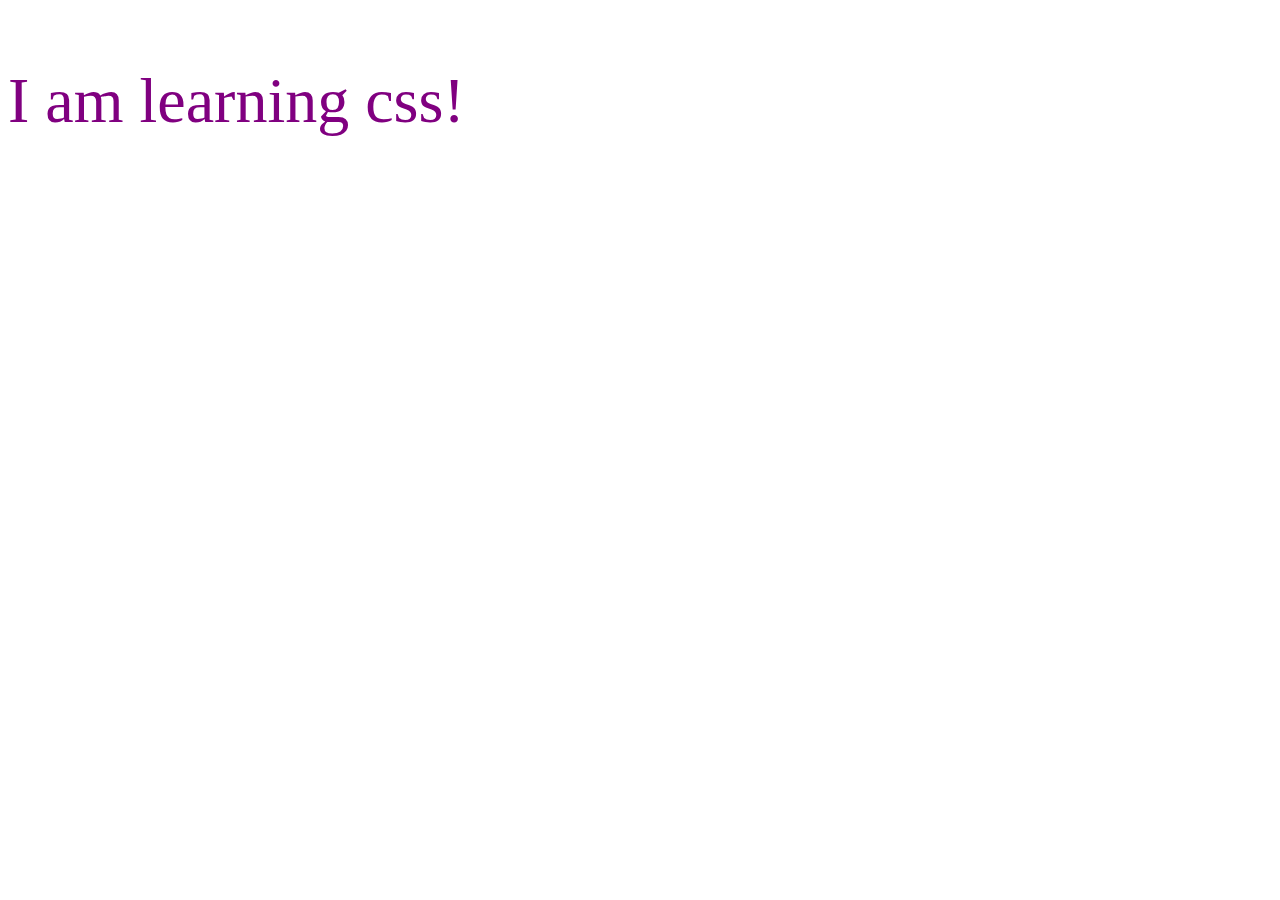
<file: css_lessons/lesson01/index.html>
<!DOCTYPE html>
<html lang="en">
<head>
    <meta charset="UTF-8">
    <meta name="viewport" content="width=<device-width>, initial-scale=1.0">
    <link rel="stylesheet" href="style.css" type="text/css"> 
        <title>Document</title>
    
</head>
<body>
    <p> I am learning css!</p>
</body>
</html>
</file>
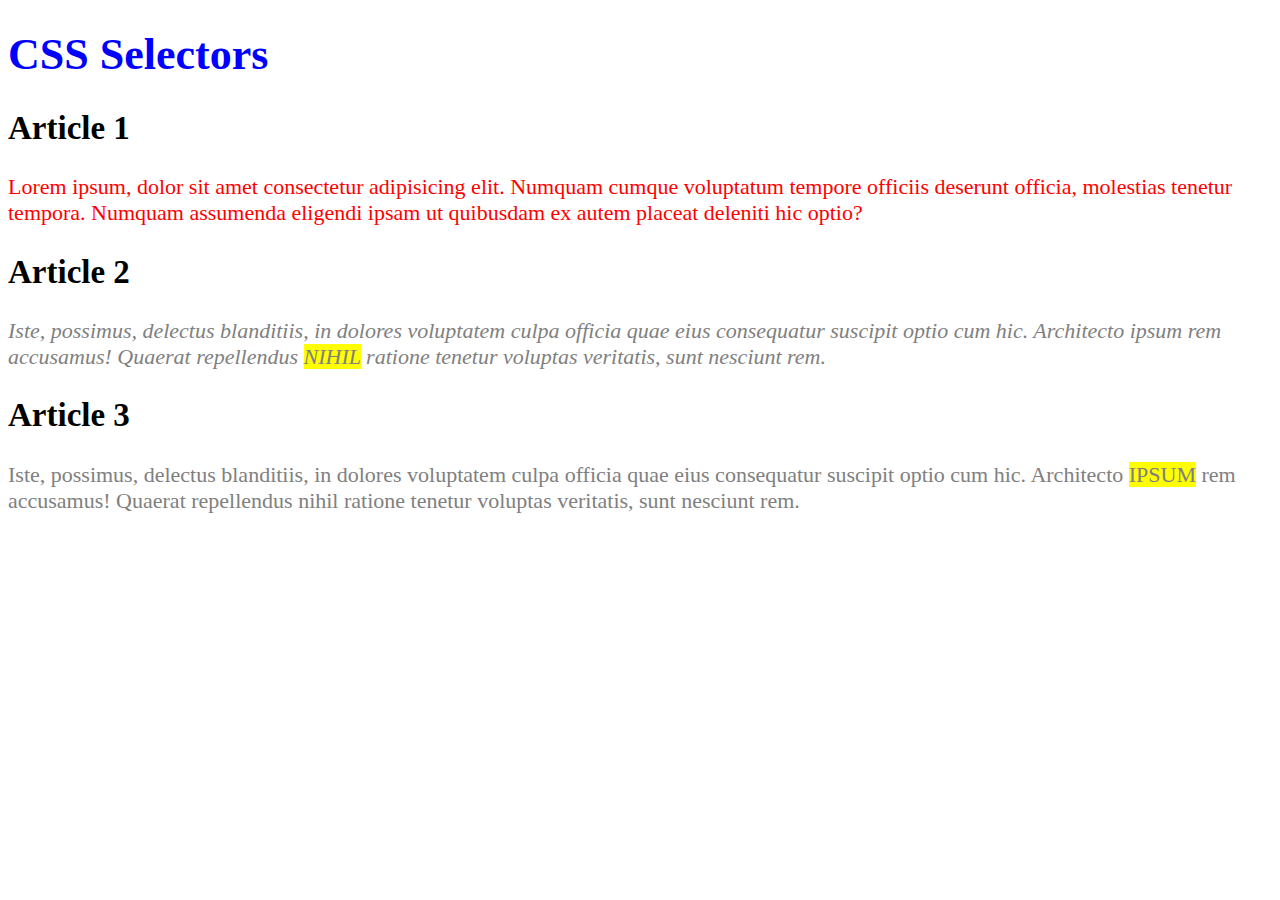
<file: css_lessons/lesson02/index.html>
<!DOCTYPE html>
<html lang="en">

<head>
    <meta charset="UTF-8">
    <meta http-equiv="X-UA-Compatible" content="IE=edge">
    <meta name="viewport" content="width=device-width, initial-scale=1.0">
    <title>CSS Selectors</title>
    <link rel="stylesheet" href="style.css">
</head>

<body>
    <header>
        <h1>CSS Selectors</h1>
    </header>
    <main>
        <article>
            <h2>Article 1</h2>
            <p>Lorem ipsum, dolor sit amet consectetur adipisicing elit. Numquam cumque voluptatum tempore officiis
                deserunt
                officia, molestias tenetur tempora. Numquam assumenda eligendi ipsam ut quibusdam ex autem placeat
                deleniti
                hic optio?</p>
        </article>
        <article>
            <h2>Article 2</h2>
            <p id="second" class="gray">Iste, possimus, delectus blanditiis, in dolores voluptatem culpa officia quae
                eius
                consequatur
                suscipit optio
                cum hic. Architecto ipsum rem accusamus! Quaerat repellendus <span class="highlight">nihil</span>
                ratione tenetur voluptas
                veritatis,
                sunt
                nesciunt rem.</p>
        </article>
        <article>
            <h2>Article 3</h2>
            <p class="gray">Iste, possimus, delectus blanditiis, in dolores voluptatem culpa officia quae eius
                consequatur
                suscipit optio
                cum hic. Architecto <span class="highlight">ipsum</span> rem accusamus! Quaerat repellendus nihil
                ratione tenetur voluptas
                veritatis,
                sunt
                nesciunt rem.</p>
        </article>
    </main>
</body>

</html>
</file>
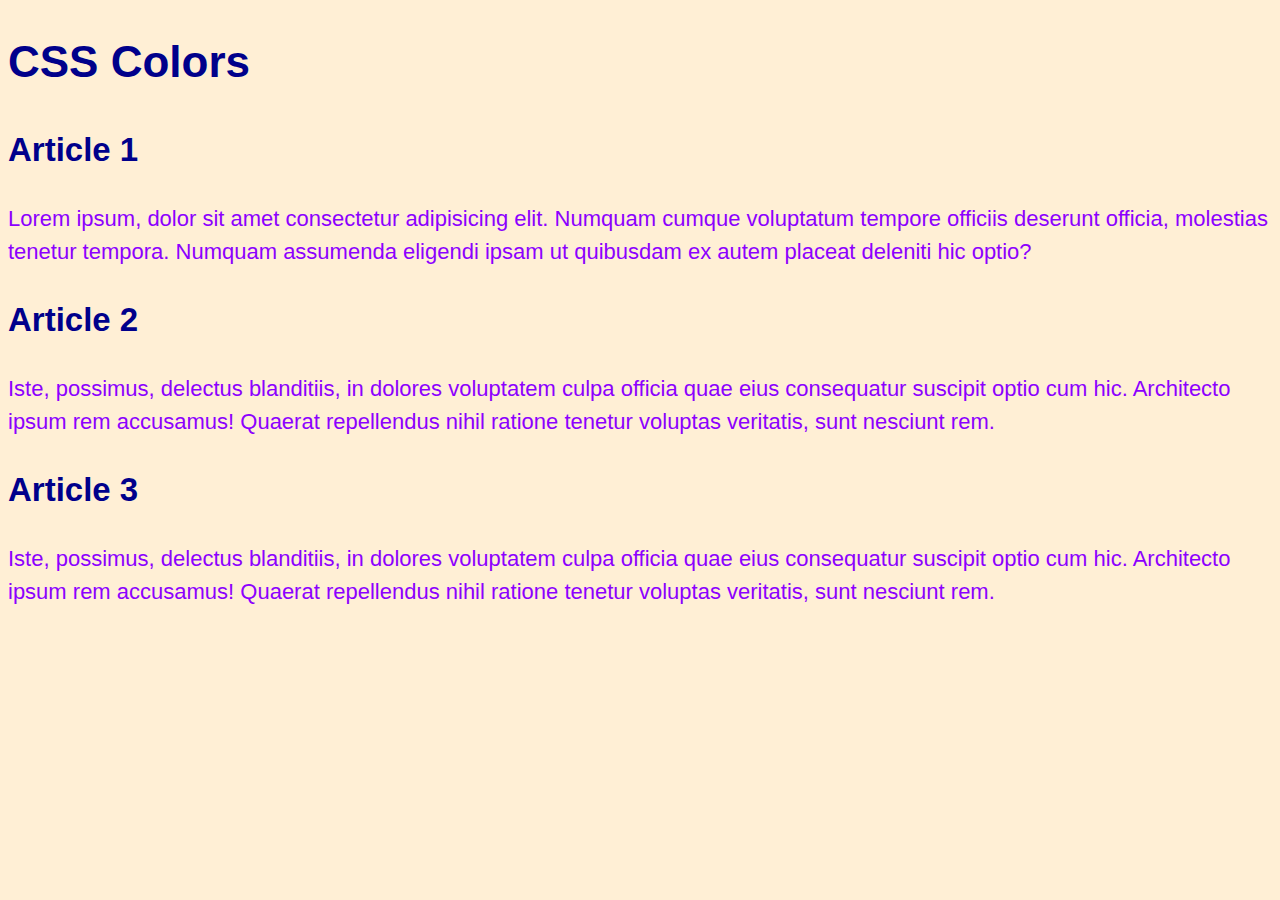
<file: css_lessons/lesson03/index.html>
<!DOCTYPE html>
<html lang="en">

<head>
    <meta charset="UTF-8">
    <meta http-equiv="X-UA-Compatible" content="IE=edge">
    <meta name="viewport" content="width=device-width, initial-scale=1.0">
    <title>Document</title>
    <link rel="stylesheet" href="style.css">
</head>

<body>
    <header>
        <h1>CSS Colors</h1>
    </header>
    <main>
        <article>
            <h2>Article 1</h2>
            <p class="one">Lorem ipsum, dolor sit amet consectetur adipisicing elit. Numquam cumque voluptatum tempore
                officiis
                deserunt
                officia, molestias tenetur tempora. Numquam assumenda eligendi ipsam ut quibusdam ex autem placeat
                deleniti
                hic optio?</p>
        </article>
        <article>
            <h2>Article 2</h2>
            <p class="two">Iste, possimus, delectus blanditiis, in dolores voluptatem culpa officia quae
                eius
                consequatur
                suscipit optio
                cum hic. Architecto ipsum rem accusamus! Quaerat repellendus <span>nihil</span> ratione tenetur voluptas
                veritatis,
                sunt
                nesciunt rem.</p>
        </article>
        <article>
            <h2>Article 3</h2>
            <p class="three">Iste, possimus, delectus blanditiis, in dolores voluptatem culpa officia quae eius
                consequatur
                suscipit optio
                cum hic. Architecto <span>ipsum</span> rem accusamus! Quaerat repellendus nihil ratione tenetur voluptas
                veritatis,
                sunt
                nesciunt rem.</p>
        </article>
    </main>
</body>

</html>
</file>
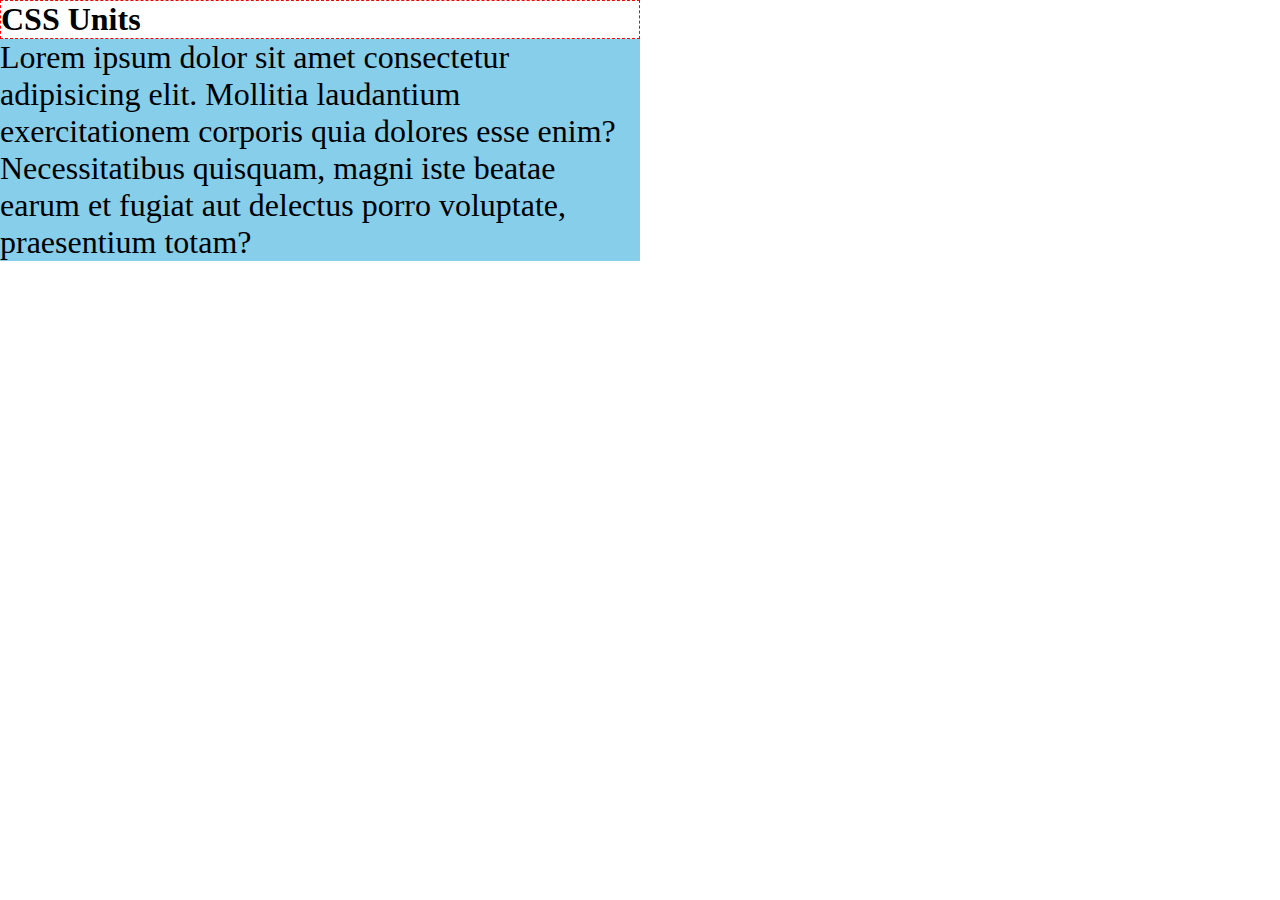
<file: css_lessons/lesson04/index.html>
<!DOCTYPE html>
<html lang="en">

<head>
    <meta charset="UTF-8">
    <meta http-equiv="X-UA-Compatible" content="IE=edge">
    <meta name="viewport" content="width=device-width, initial-scale=1.0">
    <title>Document</title>
    <link rel="stylesheet" href="style.css">
</head>

<body>
    <header>
        <h1>CSS Units</h1>
    </header>
    <main>
        <p>Lorem ipsum dolor sit amet consectetur adipisicing elit. Mollitia laudantium exercitationem corporis quia
            dolores esse enim? Necessitatibus quisquam, magni iste beatae earum et fugiat aut delectus porro voluptate,
            praesentium totam?</p>

    </main>
</body>

</html>
</file>
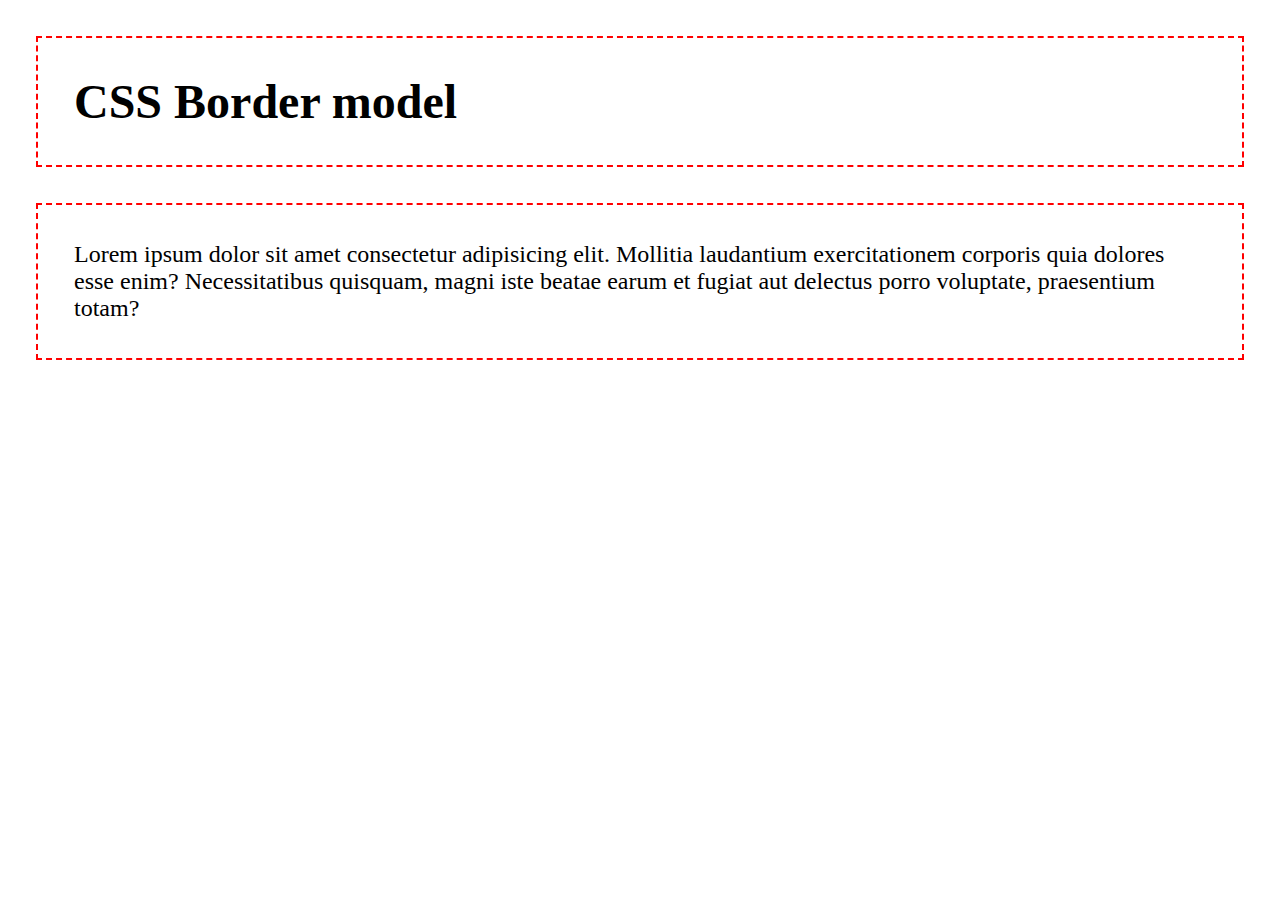
<file: css_lessons/lesson05/index.html>
<!DOCTYPE html>
<html lang="en">
<head>
    <meta charset="UTF-8">
    <meta http-equiv="X-UA-Compatible" content="IE=edge">
    <meta name="viewport" content="width=device-width, initial-scale=1.0">
    <title>Document</title>
    <link rel="stylesheet" href="style.css">
</head>

<body>
    <header class="container">
        <h1>CSS Border model</h1>
    </header>
    <main class="container">
        <p>Lorem ipsum dolor sit amet consectetur adipisicing elit. Mollitia laudantium exercitationem corporis quia
            dolores esse enim? Necessitatibus quisquam, magni iste beatae earum et fugiat aut delectus porro voluptate,
            praesentium totam?</p>

    </main>
</body>
</html>
</file>
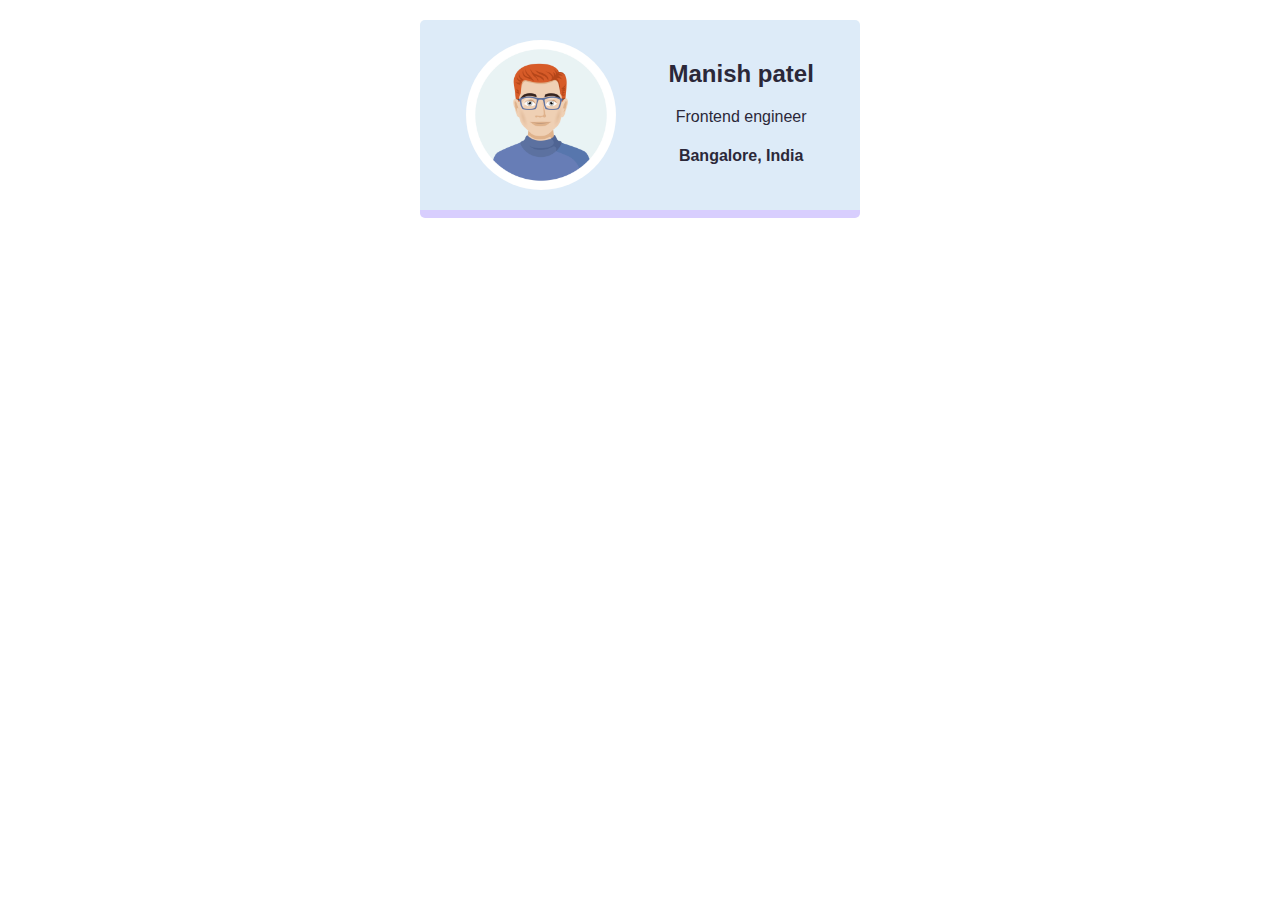
<file: project/businesscard/html/index.html>
<!doctype html>
<html>
<head>
    <link rel="stylesheet" href="../css/styles.css">
</head>

<body>
    <div class="card">
            <img class="image " src="../image/avatar-man.jpg" alt="avatar man"/>
    <div>
        <h2>Manish patel</h2>
        <p>Frontend engineer</p>
        <h4>Bangalore, India</h4>
    </div>
    </div>
</body>
</html>
</file>
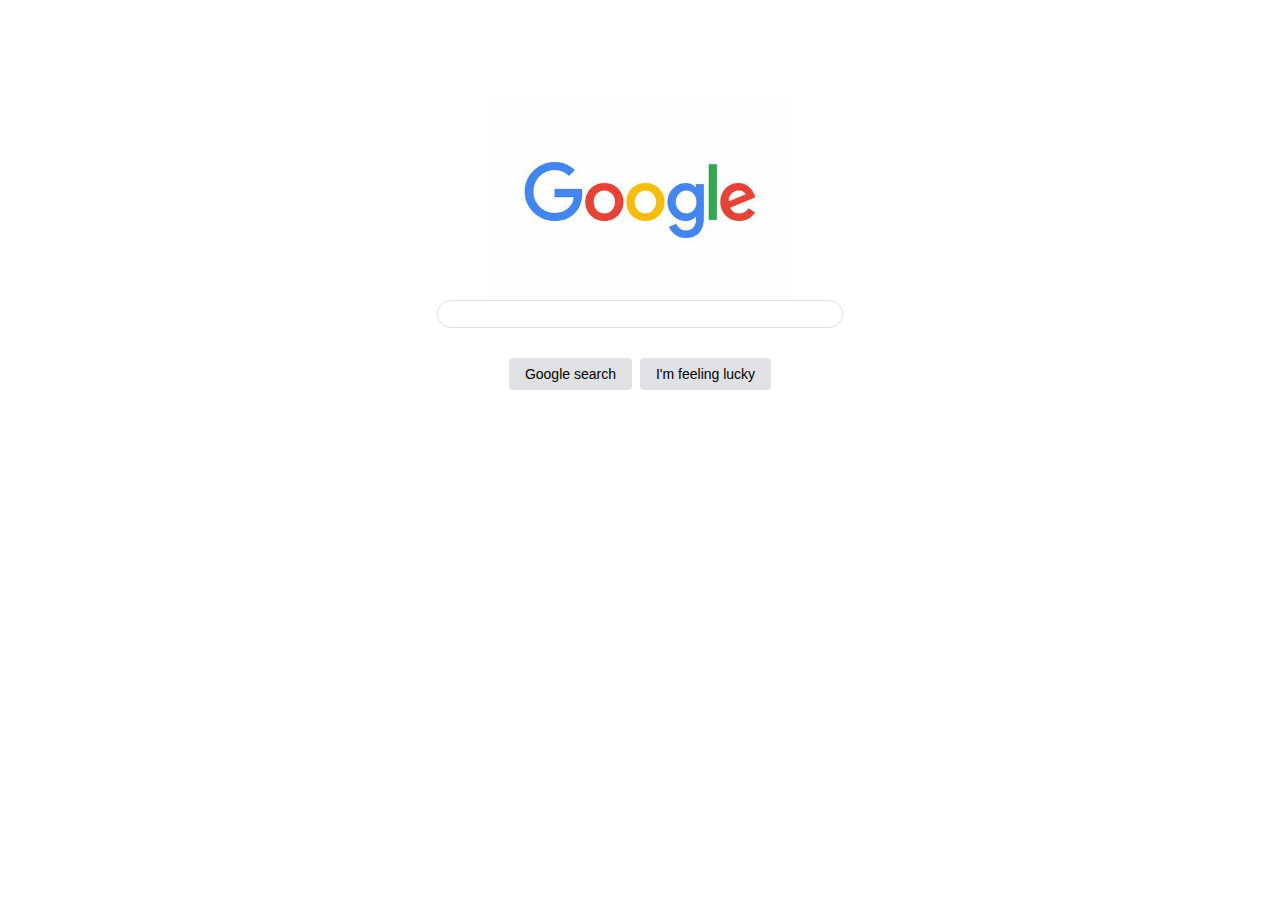
<file: project/google/html/index.html>
<!doctype html>
<html>
<head>
    <link rel="stylesheet" href="../css/styles.css">
</head>

<body>
    <div class="main">
    <img class="image" src="../image/google.jpg" />
    <input class="search-input" type="text" />
    <div class="btn-wrapper">
        <button class="btn">Google search</button>
        <button class="btn">I'm feeling lucky</button>
    </div>
</div>
</body>
</html>
</file>
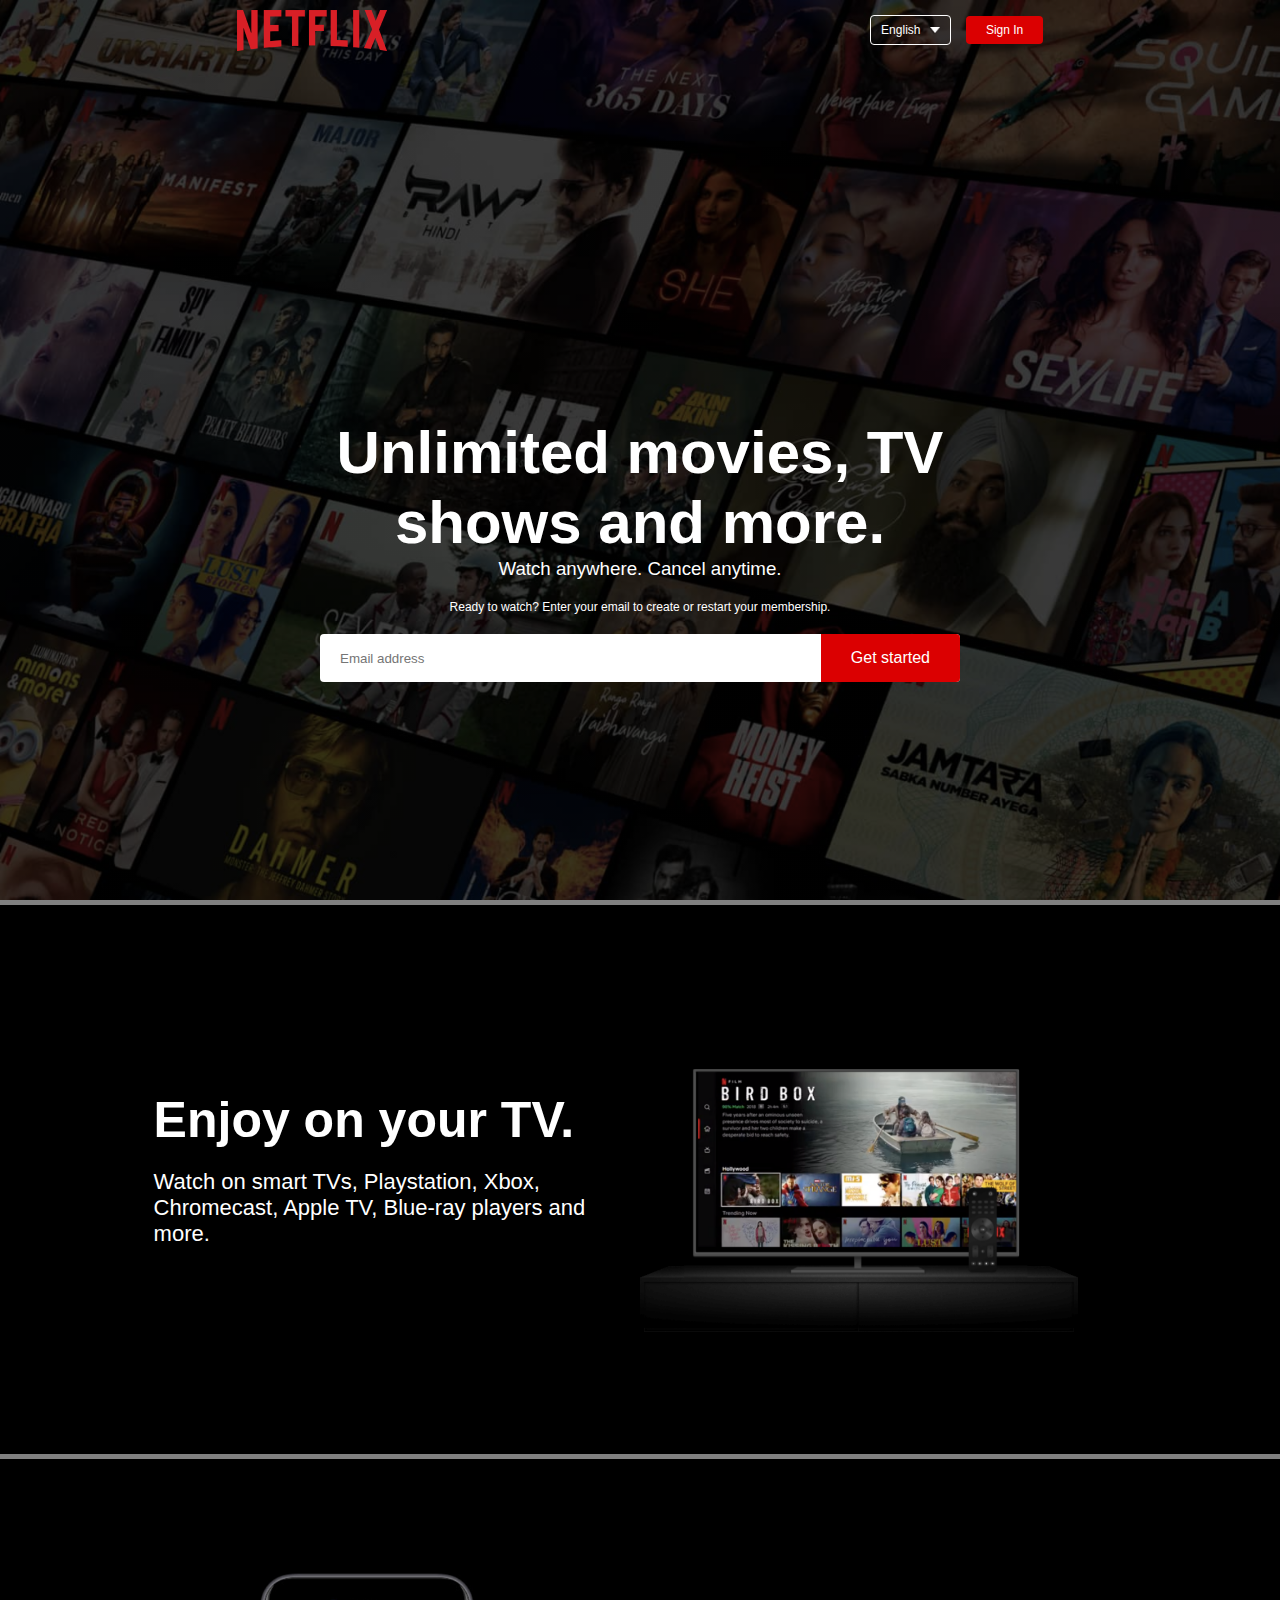
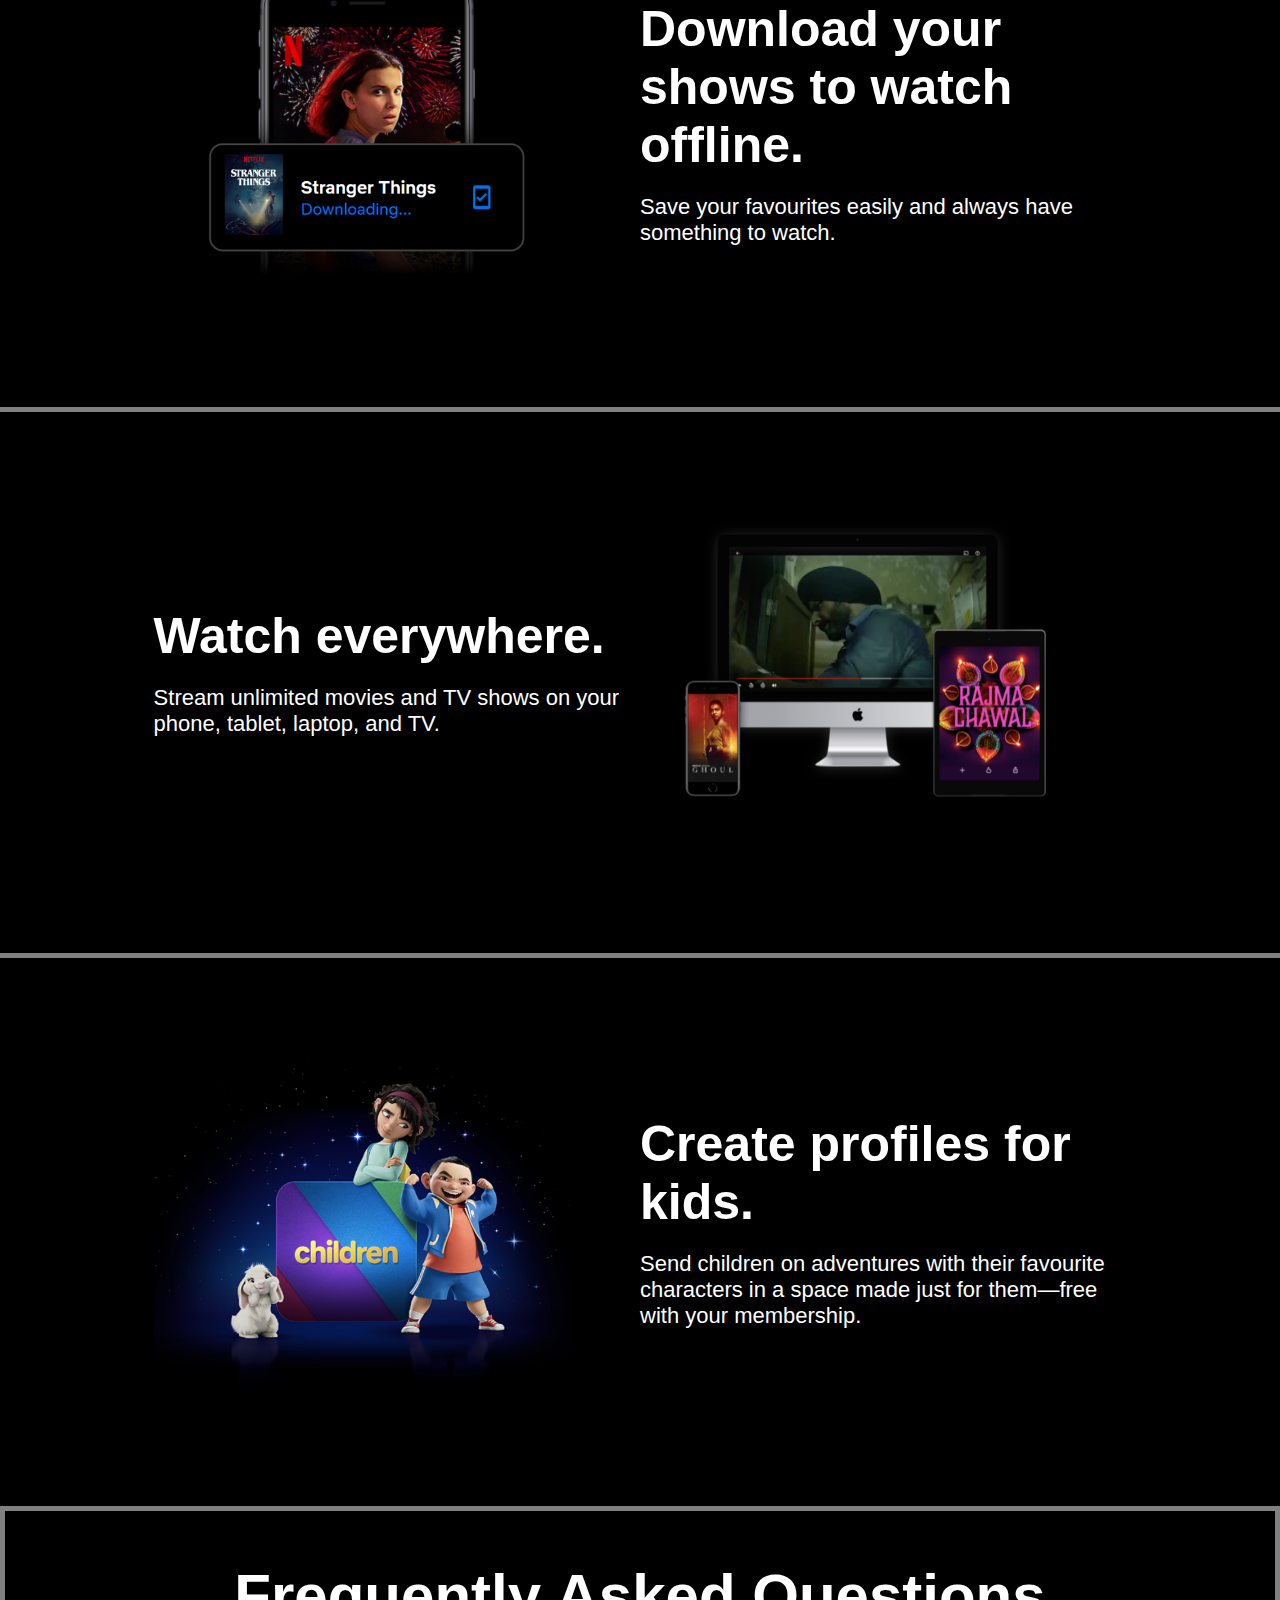
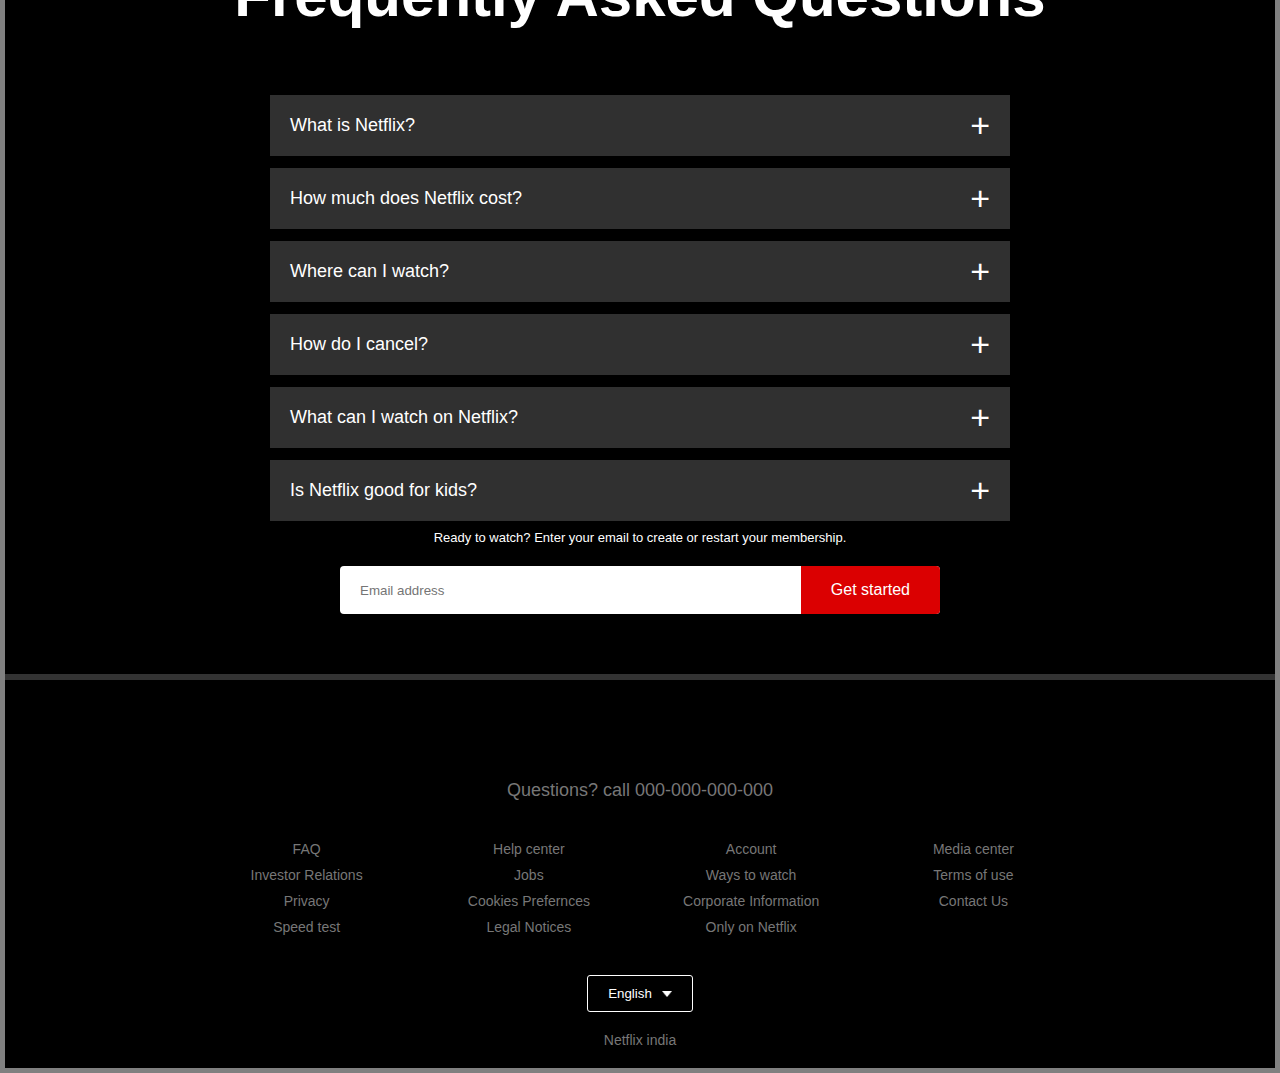
<file: project/netflix-clone/html/index.html>
<!doctype html>
<html>
<head> 
    <meta name="viewport" content="width=device-width, initial-scale=1.0">
    <title>Netflix website clone - Easy Tutorials</title>   
    <link rel="stylesheet" href="../css/styles.css">
</head>
<body>
        <div class="header">
        <nav>
            <img src="../image/logo.png" class="logo" />
            <div>
                <button class="english-btn">English
                    <img src="../image/down-icon.png">
                </button>
                <button>Sign In</button>
            </div>
        </nav>
        <div class="header-content">
            <h1>
                Unlimited movies, TV shows and more.
            </h1>
            <h3>
                Watch anywhere. Cancel anytime.
            </h3>
            <p>
                Ready to watch? Enter your email to create or restart your membership.
            </p>
            <form class="email-signup">
                <input type="email" placeholder="Email address" required>
                <button type="submit">Get started</button>
            </form>
        </div>
        </div>
        <div class="features">
            <div class="row">
                <div class="text-col">
                    <h2>Enjoy on your TV.</h2>
                    <p>Watch on smart TVs, Playstation, Xbox, Chromecast, Apple TV, Blue-ray players and more.</p>
                </div>
                <div class="img-col">
                    <img src="../image/feature-1.png">
                </div>

            </div>
        </div>
        <div class="features">
        <div class="row">
            
            <div class="img-col">
                <img src="../image/feature-2.png">
            </div>
            <div class="text-col">
                <h2>Download your shows to watch offline.</h2>
                <p>Save your favourites easily and always have something to watch.</p>
            </div>
        </div>
        </div>
        <div class="features">
        <div class="row">
            <div class="text-col">
                <h2>Watch everywhere.</h2>
                <p>Stream unlimited movies and TV shows on your phone, tablet, laptop, and TV.</p>
            </div>
            <div class="img-col">
                <img src="../image/feature-3.png">
            </div>

        </div>
        </div>
        <div class="features">
        <div class="row">
            
            <div class="img-col">
                <img src="../image/feature-4.png">
            </div>
            <div class="text-col">
                <h2>Create profiles for kids.</h2>
                <p>Send children on adventures with their favourite characters in a space made just for them—free with your membership.</p>
            </div>
        </div>
        </div> 
    
        <div class="faq">
            <h2>Frequently Asked Questions</h2>
            <div class="accordion">
                <li>
                    <input type="radio" name="accordion" id="first">
                    <label for="first">What is Netflix?</label>
                    <div class="content">
                        <p>
                            Netflix is a streaming service that offers a wide variety of award-winning TV shows, movies, anime, documentaries and more – on thousands of internet-connected devices.
                            You can watch as much as you want, whenever you want, without a single ad – all for one low monthly price. There's always something new to discover, and new TV shows and movies are added every week!
                        </p>
                    </div>
                </li>
                <li>
                    <input type="radio" name="accordion" id="second">
                    <label for="second">How much does Netflix cost?</label>
                    <div class="content">
                        <p>
                            Watch Netflix on your smartphone, tablet, Smart TV, laptop, or streaming device, all for one fixed monthly fee. Plans range from ₹149 to ₹649 a month. No extra costs, no contracts.
                        </p>
                    </div>
                </li>
                <li>
                    <input type="radio" name="accordion" id="third">
                    <label for="third">Where can I watch?</label>
                    <div class="content">
                        <p>
                            Watch anywhere, anytime. Sign in with your Netflix account to watch instantly on the web at netflix.com from your personal computer or on any internet-connected device that offers the Netflix app, including smart TVs, smartphones, tablets, streaming media players and game consoles.
                            You can also download your favourite shows with the iOS, Android, or Windows 10 app. Use downloads to watch while you're on the go and without an internet connection. Take Netflix with you anywhere.                        
                        </p>
                    </div>
                </li>
                <li>
                    <input type="radio" name="accordion" id="fourth">
                    <label for="fourth">How do I cancel?</label>
                    <div class="content">
                        <p>
                            Netflix is flexible. There are no annoying contracts and no commitments. You can easily cancel your account online in two clicks. There are no cancellation fees – start or stop your account anytime.                        
                        </p>
                    </div>
                </li>
                <li>
                    <input type="radio" name="accordion" id="fifth">
                    <label for="fifth">What can I watch on Netflix?</label>
                    <div class="content">
                        <p>
                            Netflix has an extensive library of feature films, documentaries, TV shows, anime, award-winning Netflix originals, and more. Watch as much as you want, anytime you want.
                        </p>
                    </div>
                </li>
                <li>
                    <input type="radio" name="accordion" id="sixth">
                    <label for="sixth">Is Netflix good for kids?</label>
                    <div class="content">
                        <p>
                            The Netflix Kids experience is included in your membership to give parents control while kids enjoy family-friendly TV shows and films in their own space.
                            Kids profiles come with PIN-protected parental controls that let you restrict the maturity rating of content kids can watch and block specific titles you don’t want kids to see.
                        </p>
                    </div>
                </li>
                <small>
                    Ready to watch? Enter your email to create or restart your membership.
                </small>
                <form class="email-signup">
                    <input type="email" placeholder="Email address" required>
                    <button type="submit">Get started</button>
                </form>
        
            </div>
            <div class="footer">
                <h2>Questions? call 000-000-000-000</h2>
                <div class="row">
                <div class="col">
                    <a href="#"> FAQ</a>
                    <a herf="#"> Investor Relations</a>
                    <a href="#"> Privacy</a>
                    <a herf="#"> Speed test</a>
                </div>
                <div class="col">
                    <a href="#"> Help center</a>
                    <a herf="#"> Jobs</a>
                    <a href="#"> Cookies Prefernces</a>
                    <a herf="#"> Legal Notices</a>
                </div>
                <div class="col">
                    <a href="#"> Account</a>
                    <a herf="#"> Ways to watch</a>
                    <a href="#"> Corporate Information</a>
                    <a herf="#"> Only on Netflix</a>
                </div>
                <div class="col">
                    <a href="#"> Media center</a>
                    <a herf="#"> Terms of use</a>
                    <a href="#"> Contact Us</a>
                    <a herf="#"> </a>
                </div>
                </div>
                <button class="english-btn">English
                    <img src="../image/down-icon.png">
                </button>
                <p class="copyright-txt">Netflix india</p>
            </div>
          
                </div>
</body>
</html>
</file>
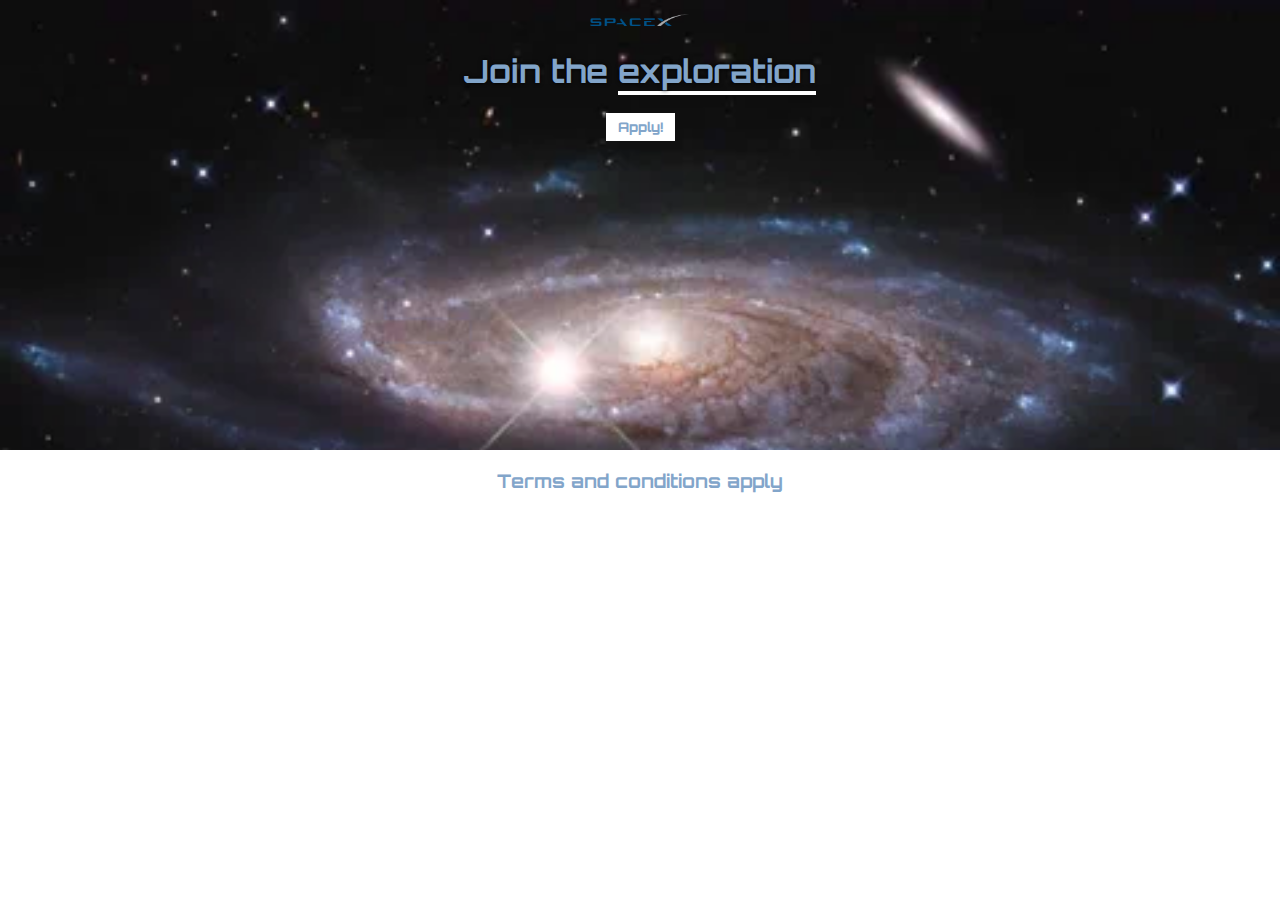
<file: project/spaceexploration/html/index.html>
<!doctype html>
<html>
<head>
    <link rel="preconnect" href="https://fonts.googleapis.com">
<link rel="preconnect" href="https://fonts.gstatic.com" crossorigin>
<link href="https://fonts.googleapis.com/css2?family=Orbitron&display=swap" rel="stylesheet">
    <link rel="stylesheet" href="../css/styles.css">
</head>


<body>
    <div class="hero">
        <img id="main-logo" src="../image/spacexlogo.png" />
        <h1 id="title">Join the <span class="cta">exploration</span> </h1>
        <button class="btn">Apply!</button>
    </div>
    <h3> Terms and conditions apply</h3>
</div>
</body>
</html>
</file>
<file: css_lessons/lesson01/style.css>
p {
    font-size: 64px;
    color: purple
}
</file>
<file: css_lessons/lesson02/style.css>
body {
    font-size: 22px;
}
p {
    color: red;
}
h1 {
    color: blue;
}
.highlight {
        text-transform: uppercase;
        background-color: yellow;
}
.gray {
    color: gray
}
#second {
    font-style: italic;
}
</file>
<file: css_lessons/lesson03/style.css>
body {
    font-size: 22px;
    font-family: Arial, Helvetica, sans-serif;
    line-height: 1.5;
    background-color: #ffefd5;
    color: darkblue
}
p {
    color: #8c00ff;
}
</file>
<file: css_lessons/lesson04/style.css>
* {
    margin: 0;
    padding: 0;
    box-sizing: border-box;
}
html {
    font-size: 16px;
}
header {
    width: 100%;
}
h1 {
    border: 1px dashed red;
    width: 50%;
}
p {
    font-size: 2rem;
}
main {
    width: 50vw;
    background-color: skyblue;
    font-size: 2rem;
}
</file>
<file: css_lessons/lesson05/style.css>
* {
    margin: 0;
    padding: 0;
    box-sizing: border-box;
}
.container {
    border: 2px dashed red;
    font-size:  1.5rem;
    padding: 1.5em;
    margin: 1.5em;
}
</file>
<file: project/businesscard/css/styles.css>
body {
    margin: 20px;
    font-family: Verdana, Geneva, Tahoma, sans-serif;
}
.card {
    padding: 20px; 
    width: 400px;
    margin: 0 auto;
    display: flex;
    justify-content: space-around;
    background: #ddebf8;
    text-align: center;
    color: #2b2839;
    border-bottom: 8px solid #d8cefe;
    border-radius: 5px;
}
.image {
    width: 150px;
    border-radius: 100px;
}
.border-blue {
    border: 1px dotted blue;
}
</file>
<file: project/google/css/styles.css>
.main {
    margin-top: 100px;
}
.search-input {
    display: block;
    width: 400px;
    margin-left: auto;
    margin-right: auto;
    line-height: 24px;
    padding: 10;
    border: 1px solid #dfe1e5;
    border-radius: 24px;    
}
.btn-wrapper {
    display: flex;
    justify-content: center;
}
.btn {
    margin-left: 4px;
    margin-right: 4px;
    margin-top: 30px;
    background: #dfe1e5;
    border: none;
    padding-top: 8px;
    padding-bottom: 8px;
    padding-left: 16px;
    padding-right: 16px;
    border-radius: 4px;
    font-size: 14px;
}

.image {
    display: block;
    width: 300px;
    margin-left: auto;
    margin-right: auto;
}
</file>
<file: project/netflix-clone/css/styles.css>
* {
    margin: 0;
    padding: 0;
    font-family: 'Poppins', sans-serif;
    box-sizing: border-box;
}
body{
    background: #000;
    color: #fff;   
}
.header {
    width:100%;
    height: 100vh;
    background-image: linear-gradient(rgba(0,0,0,0.7),rgba(0,0,0,0.7)), url(../image/header-image.png);
    background-size: cover;
    background-position: center;
    padding: relative;
}
nav {
    display: flex;
    align-items: center;
    justify-content: space-around;
    padding: 10px 0;
}
.logo {
    width: 150px;
    cursor: pointer;

}
nav button{
    border:0;
    outline: 0;
    background: #db0001;
    color: #fff;
    padding: 7px 20px;
    font-size: 12px;
    border-radius: 4px;
    margin-left: 10px;
    cursor: pointer;
}

.english-btn{
   display: inline-flex;
   align-items: center;
   background: transparent;
   border: 1px solid #fff;
   padding: 7px 10px;
}
.header-content{
    position: absolute;
    top: 50%;
    left: 50%;
    transform: translate(-50%, -50%);
    text-align: center;
    margin-top: 100px;
}

.english-btn img {
    width: 10px;
    margin-left: 10px;
}

.header-content h1 {
    font-size: 60px;
    line-height: 70px;
    font-weight: 600;
    max-width: 650px;
}
.header-content h3 {
    font-weight: 400;
    margin-bottom: 20px;
}
.header-content p {
    font-size: 12px;
}
.email-signup {
    background: #fff;
    border-radius: 4px;
    display: flex;
    align-items: center;
    margin-top: 20px;
    overflow: hidden;
}
.email-signup input{
    flex: 1;
    border: 0;
    outline: 0;
    margin-left: 20px;
}
.email-signup button {
    background: #db0001;
    border: 0;
    outline: 0;
    color: #fff;
    font-size: 16px;
    cursor: pointer;
    padding: 15px 30px;
}
.features {
    padding: 50px 12%;
    font-size: 22px;
    border-top: 5px solid gray;
}
.row {
    display: flex;
    width: 100%;
    align-items: center;
    flex-wrap: wrap;
    padding: 50px 0;
}
.text-col {
 flex-basis: 50%;
 margin-bottom: 20px;   
}
.img-col{
    flex-basis: 50%;
    margin-bottom: 20px;       
}
.img-col img{
    display: block;
    width: 90%;
    height: auto;
}
.features h2{
    font-size: 50px;
    font-weight: 600;
    margin-bottom: 20px;
}
.faq {
   border: 5px solid gray;
      text-align: center;    
}
.faq h2{
    margin-top: 50px;
    font-size: 60px;
    font-weight: 600;
}
.accordion {
    margin: 60px auto;
    width: 100%;
    max-width: 750px;
}
.accordion li {
    list-style: none;
    width: 100%;
    padding: 5px;
}
.accordion li label {
    display: flex;
    align-items: center;
    padding: 20px;
    font-size: 18px;
    font-weight: 500;
    background: #303030;
    margin-bottom: 2px;
    position: relative;
}
label::after{
    content: '+';
    font-size: 34px;
    position: absolute;
    right: 20px;
    transition: transform 0.5s;
}
input[type="radio"]{
    display: none;
}
.accordion .content{
    background: #303030;
    text-align: left;
    padding: 0 20px; 
    max-height: 0;
    overflow: hidden;
    transition: max-height 0.5s, padding 0.5s;
}
.accordion input[type="radio"]:checked + label +.content{
    max-height: 600px;
    padding: 30px 20px;
}
.accordion input[type="radio"]:checked + label::after{
    transform: rotate(135deg);
}
.faq .email-signup{
    max-width: 600px;
    margin: 20px auto 60px;
}
.faq small{
    font-size: 13px;
    margin-top: 30px;
}

.footer{
    padding: 50px 15% 10px;
    border-top: 6px solid #333;
    color: #777;
}
.footer h2{
    font-size: 18px;
    font-weight: 400;
    margin-bottom: 30px;
}

.footer .col{
    flex-grow: 1;
    flex-basis: 25%;
    margin-bottom: 20px;


}
.footer .col a{
    display: block;
    text-decoration: none;
    color: #777;
    font-size: 14px;
    margin-bottom: 10px;
}
.footer .row{
    align-items: flex-start;
    padding: 10px 0;
}
.footer .english-btn{
    color: white;
    padding: 10px 20px;
    border-radius: 3px;
}
.copyright-txt{
    font-size: 14px;
    margin-top: 20px;
    margin-bottom: 10px;
}
</file>
<file: project/spaceexploration/css/styles.css>
body {
    color:#82a5ca;
    margin: 0px;
    text-align: center;
    font-family: 'Orbitron', sans-serif;

}

.hero {
    background-image: url("../image/galaxy.webp");
    background-size: cover;
    height: 400px;
    padding: 10px 0 40px 0;
}

#title {
    text-shadow: 0px 0px 4px black;
}
.btn {
    padding: 6px 12px;
    background: white;
    border: none;    
    font-family: 'Orbitron', sans-serif;
    color:#82a5ca;
    font-weight: 800;

}
.cta {
    border-bottom: 4px solid white;
}
#main-logo {
    width: 100px;
}
</file>
